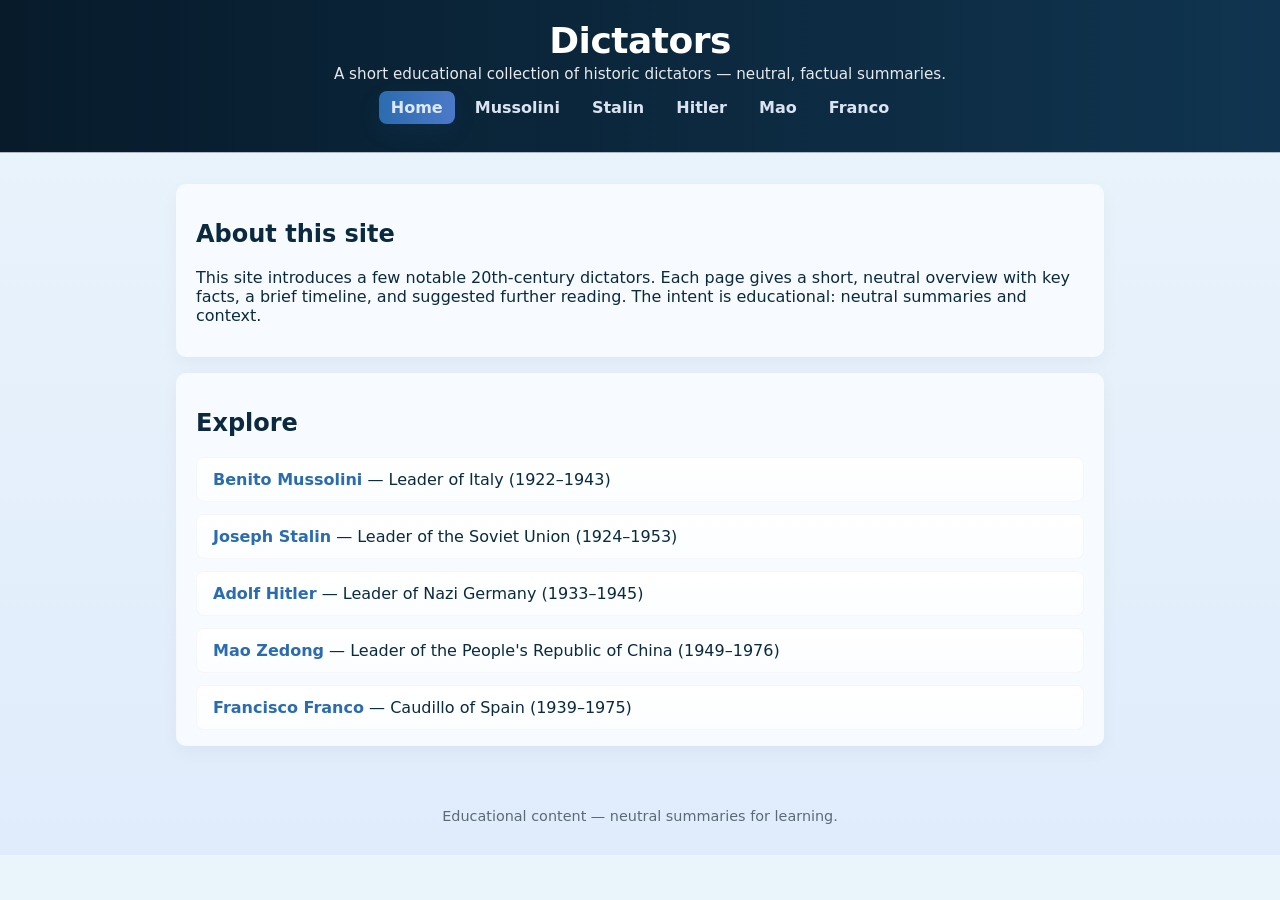
<file: index.html>
<!doctype html>
<html lang="en">
<head>
  <meta charset="utf-8">
  <meta name="viewport" content="width=device-width, initial-scale=1">
  <title>Diktatori — Home</title>
  <link rel="stylesheet" href="css/css.css">
</head>
<body>
  <header class="site-header">
    <h1>Dictators</h1>
    <p class="tagline">A short educational collection of historic dictators — neutral, factual summaries.</p>
    <nav class="top-nav">
      <a href="index.html" class="active">Home</a>
      <a href="mussolini.html">Mussolini</a>
      <a href="stalin.html">Stalin</a>
      <a href="hitler.html">Hitler</a>
      <a href="mao.html">Mao</a>
      <a href="franco.html">Franco</a>
    </nav>
  </header>

  <main class="content">
    <section>
      <h2>About this site</h2>
      <p>This site introduces a few notable 20th-century dictators. Each page gives a short, neutral overview with key facts, a brief timeline, and suggested further reading. The intent is educational: neutral summaries and context.</p>
    </section>

    <section>
      <h2>Explore</h2>
      <ul class="dictator-list">
        <li><a href="mussolini.html">Benito Mussolini</a> — Leader of Italy (1922–1943)</li>
        <li><a href="stalin.html">Joseph Stalin</a> — Leader of the Soviet Union (1924–1953)</li>
        <li><a href="hitler.html">Adolf Hitler</a> — Leader of Nazi Germany (1933–1945)</li>
        <li><a href="mao.html">Mao Zedong</a> — Leader of the People's Republic of China (1949–1976)</li>
        <li><a href="franco.html">Francisco Franco</a> — Caudillo of Spain (1939–1975)</li>
      </ul>
    </section>

    
  </main>

  <footer class="site-footer">
    <p>Educational content — neutral summaries for learning.</p>
  </footer>
</body>
</html>
</file>
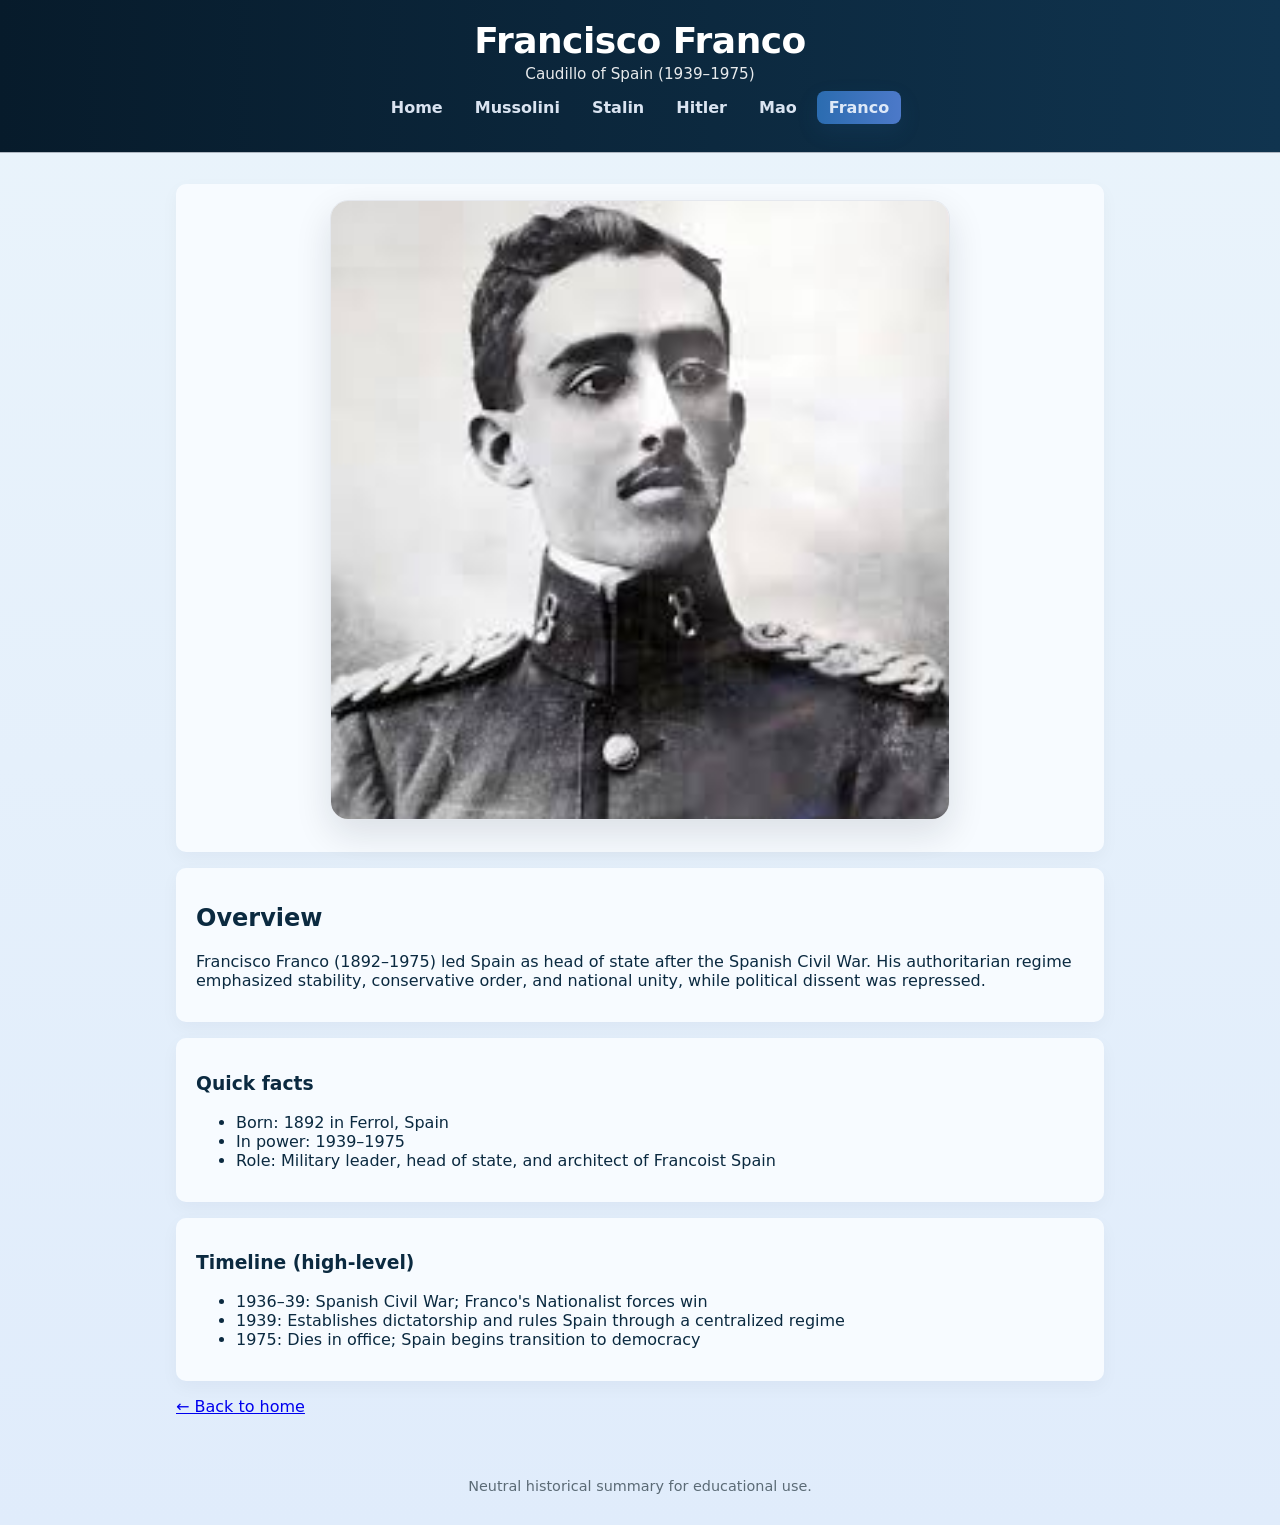
<file: franco.html>
<!doctype html>
<html lang="en">
<head>
  <meta charset="utf-8">
  <meta name="viewport" content="width=device-width, initial-scale=1">
  <title>Francisco Franco — Diktatori</title>
  <link rel="stylesheet" href="css/css.css">
</head>
<body>
  <header class="site-header">
    <h1>Francisco Franco</h1>
    <p class="tagline">Caudillo of Spain (1939–1975)</p>
    <nav class="top-nav">
      <a href="index.html">Home</a>
      <a href="mussolini.html">Mussolini</a>
      <a href="stalin.html">Stalin</a>
      <a href="hitler.html">Hitler</a>
      <a href="mao.html">Mao</a>
      <a href="franco.html" class="active">Franco</a>
    </nav>
  </header>

  <main class="content">
    <section>
      <figure>
        <img src="[data-uri]">
      </figure>
    </section>
    <section>
      <h2>Overview</h2>
      <p>Francisco Franco (1892–1975) led Spain as head of state after the Spanish Civil War. His authoritarian regime emphasized stability, conservative order, and national unity, while political dissent was repressed.</p>
    </section>

    <section>
      <h3>Quick facts</h3>
      <ul>
        <li>Born: 1892 in Ferrol, Spain</li>
        <li>In power: 1939–1975</li>
        <li>Role: Military leader, head of state, and architect of Francoist Spain</li>
      </ul>
    </section>

    <section>
      <h3>Timeline (high-level)</h3>
      <ul>
        <li>1936–39: Spanish Civil War; Franco's Nationalist forces win</li>
        <li>1939: Establishes dictatorship and rules Spain through a centralized regime</li>
        <li>1975: Dies in office; Spain begins transition to democracy</li>
      </ul>
    </section>

    <p><a href="index.html">← Back to home</a></p>
  </main>

  <footer class="site-footer">
    <p>Neutral historical summary for educational use.</p>
  </footer>
</body>
</html>
</file>
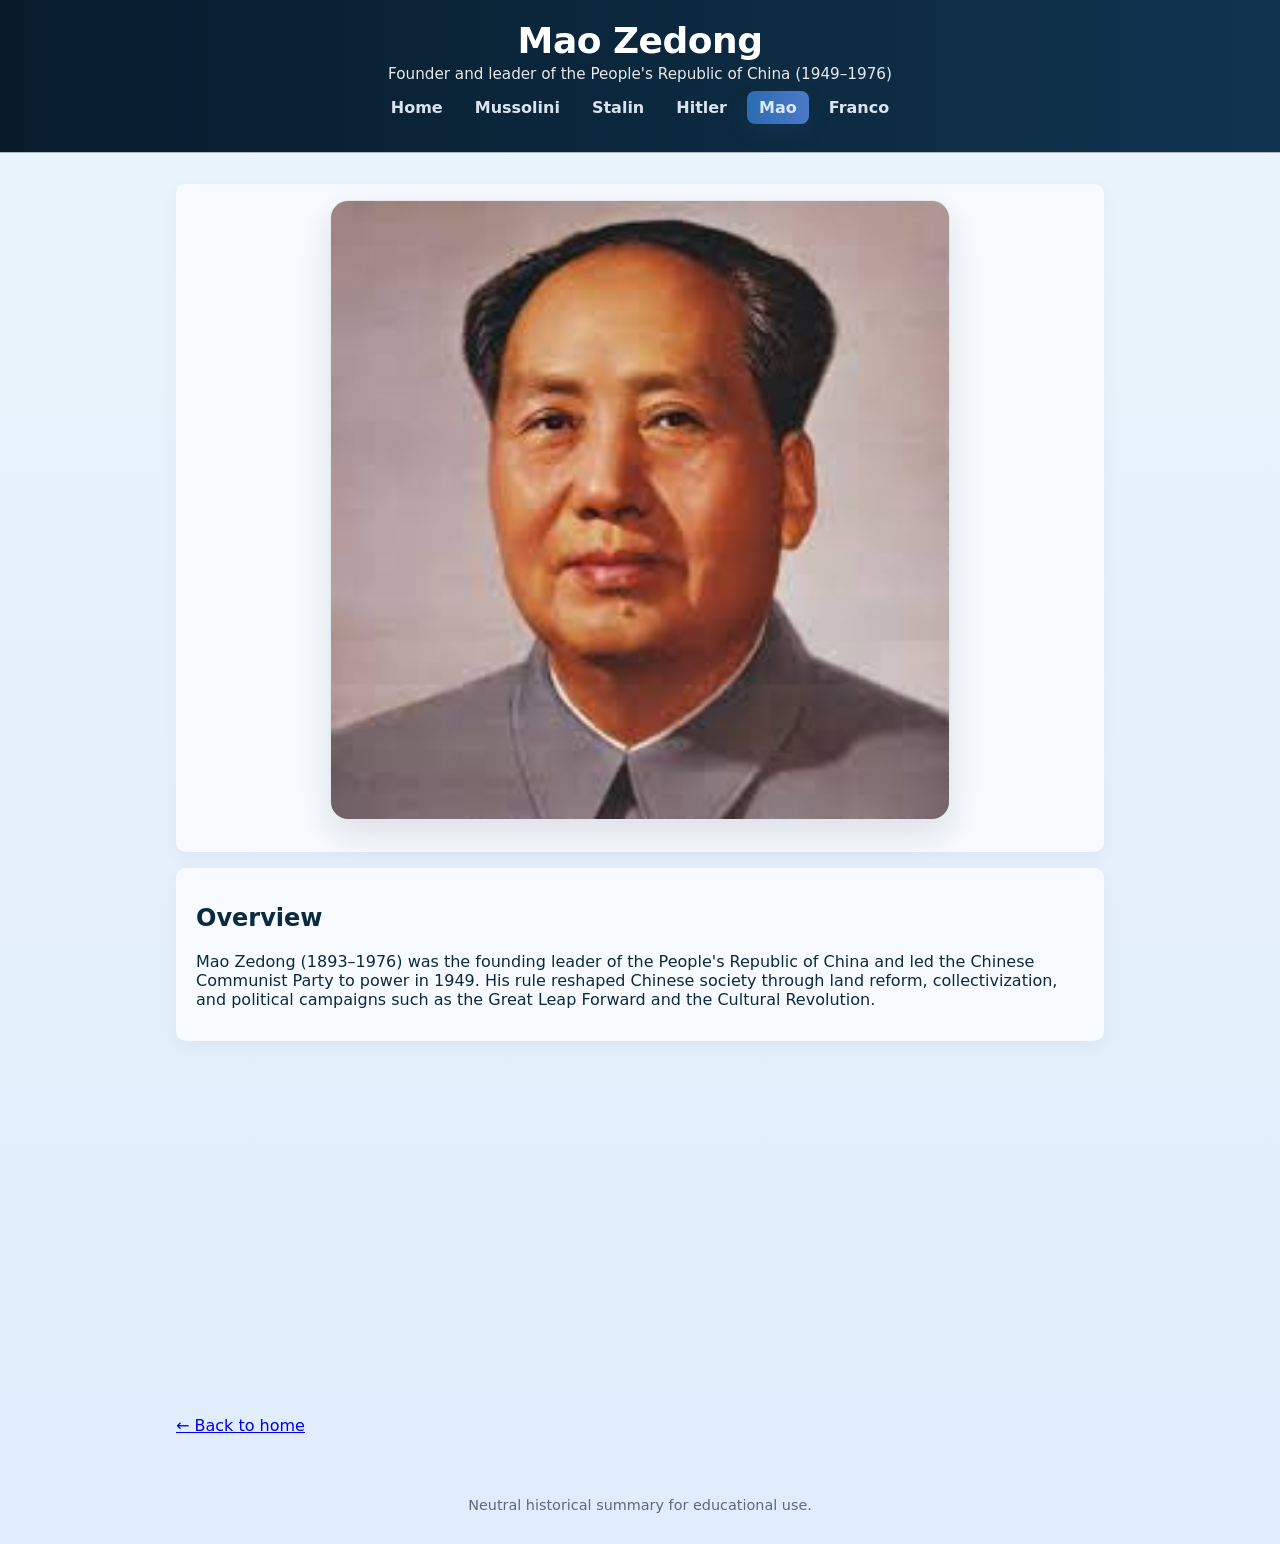
<file: mao.html>
<!doctype html>
<html lang="en">
<head>
  <meta charset="utf-8">
  <meta name="viewport" content="width=device-width, initial-scale=1">
  <title>Mao Zedong — Diktatori</title>
  <link rel="stylesheet" href="css/css.css">
</head>
<body>
  <header class="site-header">
    <h1>Mao Zedong</h1>
    <p class="tagline">Founder and leader of the People's Republic of China (1949–1976)</p>
    <nav class="top-nav">
      <a href="index.html">Home</a>
      <a href="mussolini.html">Mussolini</a>
      <a href="stalin.html">Stalin</a>
      <a href="hitler.html">Hitler</a>
      <a href="mao.html" class="active">Mao</a>
      <a href="franco.html">Franco</a>
    </nav>
  </header>

  <main class="content">
    <section>
      <figure>
        <img src="[data-uri]" alt="Portrait of Mao Zedong">
      </figure>
    </section>
    <section>
      <h2>Overview</h2>
      <p>Mao Zedong (1893–1976) was the founding leader of the People's Republic of China and led the Chinese Communist Party to power in 1949. His rule reshaped Chinese society through land reform, collectivization, and political campaigns such as the Great Leap Forward and the Cultural Revolution.</p>
    </section>

    <section>
      <h3>Quick facts</h3>
      <ul>
        <li>Born: 1893 in Shaoshan, Hunan, China</li>
        <li>In power: 1949–1976</li>
        <li>Policies: Marxist-Leninist doctrine adapted to Chinese conditions, mass campaigns, centralized control</li>
      </ul>
    </section>

    <section>
      <h3>Timeline (high-level)</h3>
      <ul>
        <li>1949: Declares establishment of the People's Republic of China</li>
        <li>1958–62: Great Leap Forward leads to economic disruption and famine</li>
        <li>1966–76: Cultural Revolution unsettles Chinese society and political elites</li>
      </ul>
    </section>

    <p><a href="index.html">← Back to home</a></p>
  </main>

  <footer class="site-footer">
    <p>Neutral historical summary for educational use.</p>
  </footer>
</body>
</html>
</file>
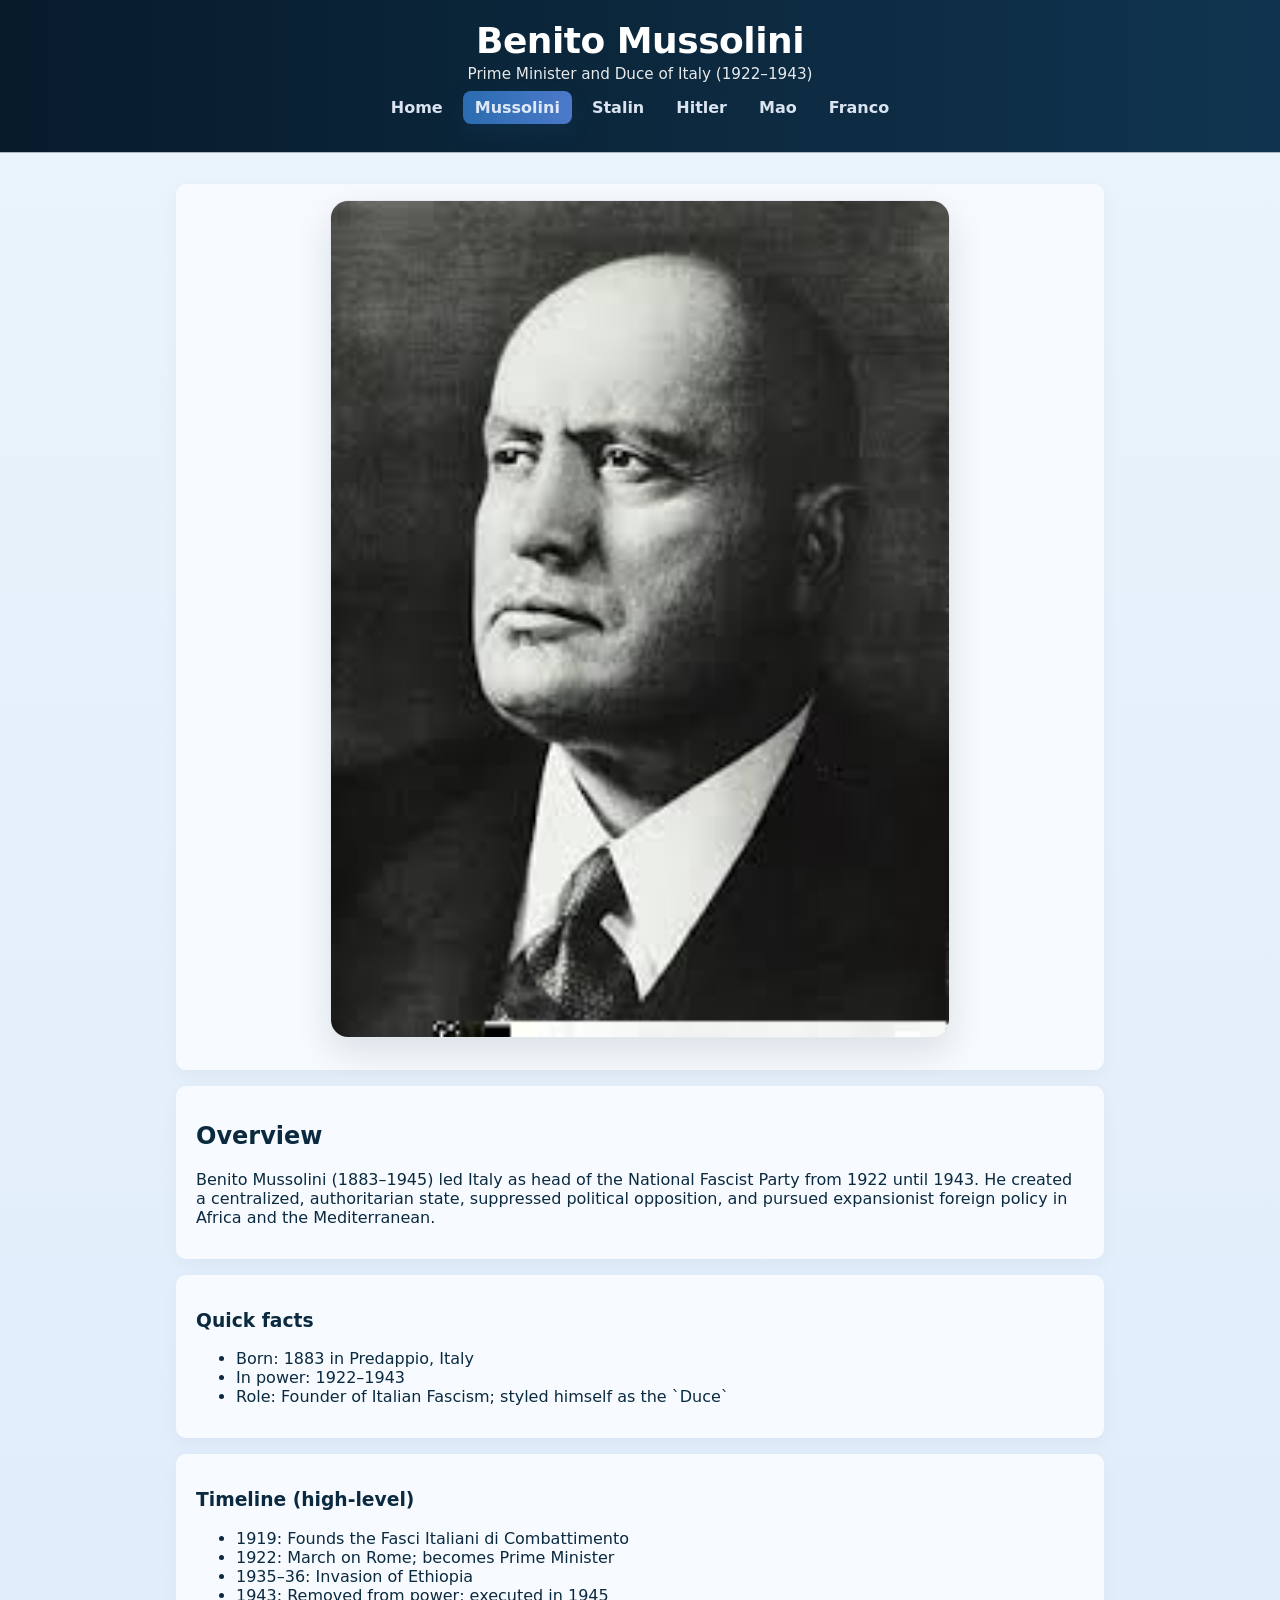
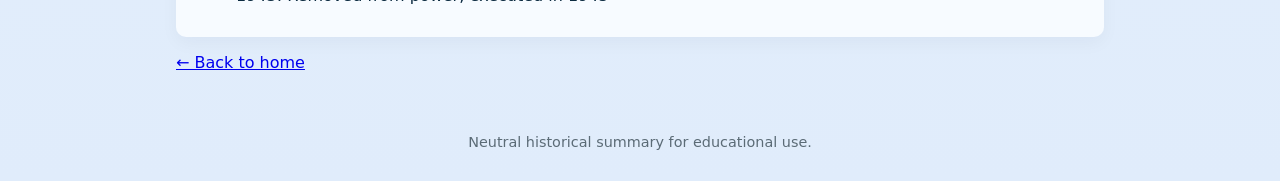
<file: mussolini.html>
<!doctype html>
<html lang="en">
<head>
  <meta charset="utf-8">
  <meta name="viewport" content="width=device-width, initial-scale=1">
  <title>Benito Mussolini — Diktatori</title>
  <link rel="stylesheet" href="css/css.css">
</head>
<body>
  <header class="site-header">
    <h1>Benito Mussolini</h1>
    <p class="tagline">Prime Minister and Duce of Italy (1922–1943)</p>
    <nav class="top-nav">
      <a href="index.html">Home</a>
      <a href="mussolini.html" class="active">Mussolini</a>
      <a href="stalin.html">Stalin</a>
      <a href="hitler.html">Hitler</a>
      <a href="mao.html">Mao</a>
      <a href="franco.html">Franco</a>
    </nav>
  </header>

  <main class="content">
    <section>
      <figure>
        <img src="[data-uri]" alt="Portrait of Benito Mussolini">
      </figure>
    </section>
    <section>
      <h2>Overview</h2>
      <p>Benito Mussolini (1883–1945) led Italy as head of the National Fascist Party from 1922 until 1943. He created a centralized, authoritarian state, suppressed political opposition, and pursued expansionist foreign policy in Africa and the Mediterranean.</p>
    </section>

    <section>
      <h3>Quick facts</h3>
      <ul>
        <li>Born: 1883 in Predappio, Italy</li>
        <li>In power: 1922–1943</li>
        <li>Role: Founder of Italian Fascism; styled himself as the `Duce`</li>
      </ul>
    </section>

    <section>
      <h3>Timeline (high-level)</h3>
      <ul>
        <li>1919: Founds the Fasci Italiani di Combattimento</li>
        <li>1922: March on Rome; becomes Prime Minister</li>
        <li>1935–36: Invasion of Ethiopia</li>
        <li>1943: Removed from power; executed in 1945</li>
      </ul>
    </section>

    <p><a href="index.html">← Back to home</a></p>
  </main>

  <footer class="site-footer">
    <p>Neutral historical summary for educational use.</p>
  </footer>
  </body>
</html>
</file>
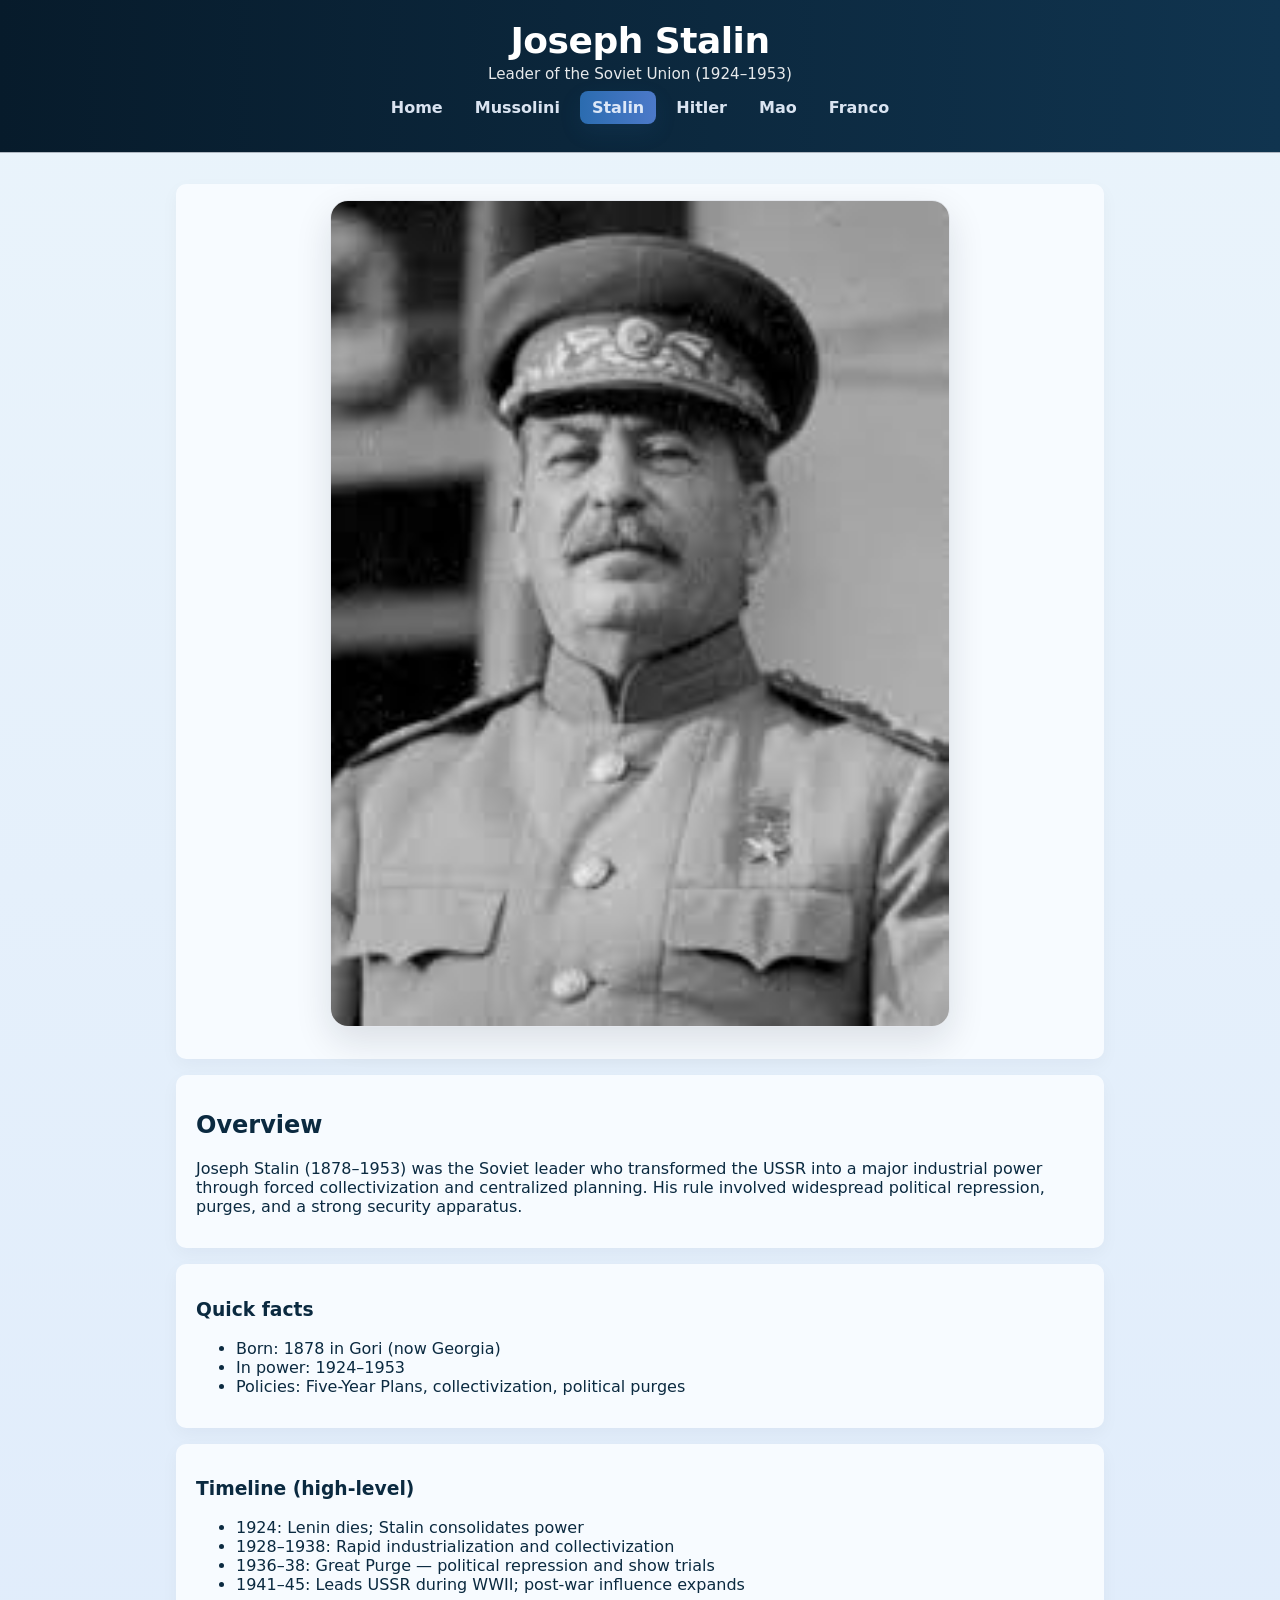
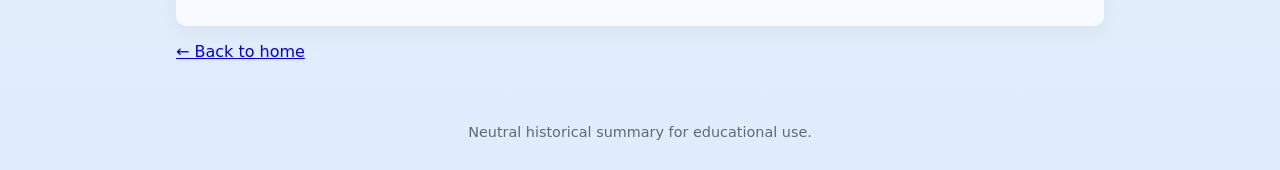
<file: stalin.html>
<!doctype html>
<html lang="en">
<head>
  <meta charset="utf-8">
  <meta name="viewport" content="width=device-width, initial-scale=1">
  <title>Joseph Stalin — Diktatori</title>
  <link rel="stylesheet" href="css/css.css">
</head>
<body>
  <header class="site-header">
    <h1>Joseph Stalin</h1>
    <p class="tagline">Leader of the Soviet Union (1924–1953)</p>
    <nav class="top-nav">
      <a href="index.html">Home</a>
      <a href="mussolini.html">Mussolini</a>
      <a href="stalin.html" class="active">Stalin</a>
      <a href="hitler.html">Hitler</a>
      <a href="mao.html">Mao</a>
      <a href="franco.html">Franco</a>
    </nav>
  </header>

  <main class="content">
    <section>
      <figure>
        <img src="[data-uri]" alt="Portrait of Joseph Stalin">
      </figure>
    </section>
    <section>
      <h2>Overview</h2>
      <p>Joseph Stalin (1878–1953) was the Soviet leader who transformed the USSR into a major industrial power through forced collectivization and centralized planning. His rule involved widespread political repression, purges, and a strong security apparatus.</p>
    </section>

    <section>
      <h3>Quick facts</h3>
      <ul>
        <li>Born: 1878 in Gori (now Georgia)</li>
        <li>In power: 1924–1953</li>
        <li>Policies: Five-Year Plans, collectivization, political purges</li>
      </ul>
    </section>

    <section>
      <h3>Timeline (high-level)</h3>
      <ul>
        <li>1924: Lenin dies; Stalin consolidates power</li>
        <li>1928–1938: Rapid industrialization and collectivization</li>
        <li>1936–38: Great Purge — political repression and show trials</li>
        <li>1941–45: Leads USSR during WWII; post-war influence expands</li>
      </ul>
    </section>

    <p><a href="index.html">← Back to home</a></p>
  </main>

  <footer class="site-footer">
    <p>Neutral historical summary for educational use.</p>
  </footer>
</body>
</html>
</file>
<file: css/css.css>
* { box-sizing: border-box; }
.root{ }
:root{--bg:#eaf4fb;--card:#f7fbff;--muted:#5b6b76;--header:#0b2a40;--accent:#2b6cb0;--accent-2:#4c79c9}
body { font-family: system-ui, -apple-system, 'Segoe UI', Roboto, 'Helvetica Neue', Arial; margin: 0; color: var(--header); background: linear-gradient(180deg, var(--bg), #e0ecfb); }
.site-header { background: linear-gradient(90deg,#071b2b 0%, #10344f 100%); color: #fff; padding: 1.25rem 1rem; text-align: center; box-shadow: 0 1px 0 rgba(2,6,23,0.25); }
.site-header h1 { margin: 0 0 0.25rem 0; font-size: 1.6rem; letter-spacing: -0.5px; }
.tagline { margin: 0; opacity: 0.9; font-size: 0.95rem; }
.content { max-width: 960px; margin: 2rem auto; padding: 0 1rem; }
.content section { background: var(--card); border-radius: 10px; padding: 1rem 1.25rem; margin-bottom: 1rem; box-shadow: 0 6px 18px rgba(15,23,42,0.04); }
.content section figure { display: flex; justify-content: center; margin: 0 0 1rem; max-width: 620px; width: 100%; margin-left: auto; margin-right: auto; }
.content section figure img { display: block; width: 100%; max-width: 620px; height: auto; border-radius: 18px; box-shadow: 0 14px 36px rgba(15,23,42,0.12); border: 1px solid rgba(16,24,40,0.08); object-fit: contain; }
.dictator-list { list-style: none; padding: 0; margin: 0; display: grid; gap: 0.75rem; }
.dictator-list li { background: linear-gradient(180deg, #fff, #fbfdff); padding: 0.75rem 1rem; border-radius: 8px; border: 1px solid rgba(16,24,40,0.03); }
.dictator-list a { color: var(--accent); text-decoration: none; font-weight: 700; }
.site-footer { text-align: center; padding: 1rem; font-size: 0.9rem; color: var(--muted); }
/* Top navigation */
.top-nav { display: flex; gap: 0.5rem; justify-content: center; padding: 0.5rem 1rem; background: transparent; position: sticky; top: 0; z-index: 10; }
.top-nav a { color: rgba(230,238,251,0.95); text-decoration: none; padding: 0.45rem 0.75rem; border-radius: 8px; font-weight: 600; background: transparent; transition: background .18s ease, transform .12s ease; }
.top-nav a:hover { transform: translateY(-2px); background: rgba(255,255,255,0.04); }
.top-nav a.active { background: linear-gradient(90deg,var(--accent),var(--accent-2)); box-shadow: 0 8px 22px rgba(44,108,176,0.12); }

/* subtle animations */
@keyframes fadeInUp { from{opacity:0;transform:translateY(8px)} to{opacity:1;transform:none} }
.content section { animation: fadeInUp .42s ease both; }

/* links */
a.more-link{ color:var(--accent-2); font-weight:600 }

@media (prefers-reduced-motion: reduce){ .content section{ animation:none } }
@media (min-width: 640px) { .site-header h1 { font-size: 2.25rem; } }
</file>
